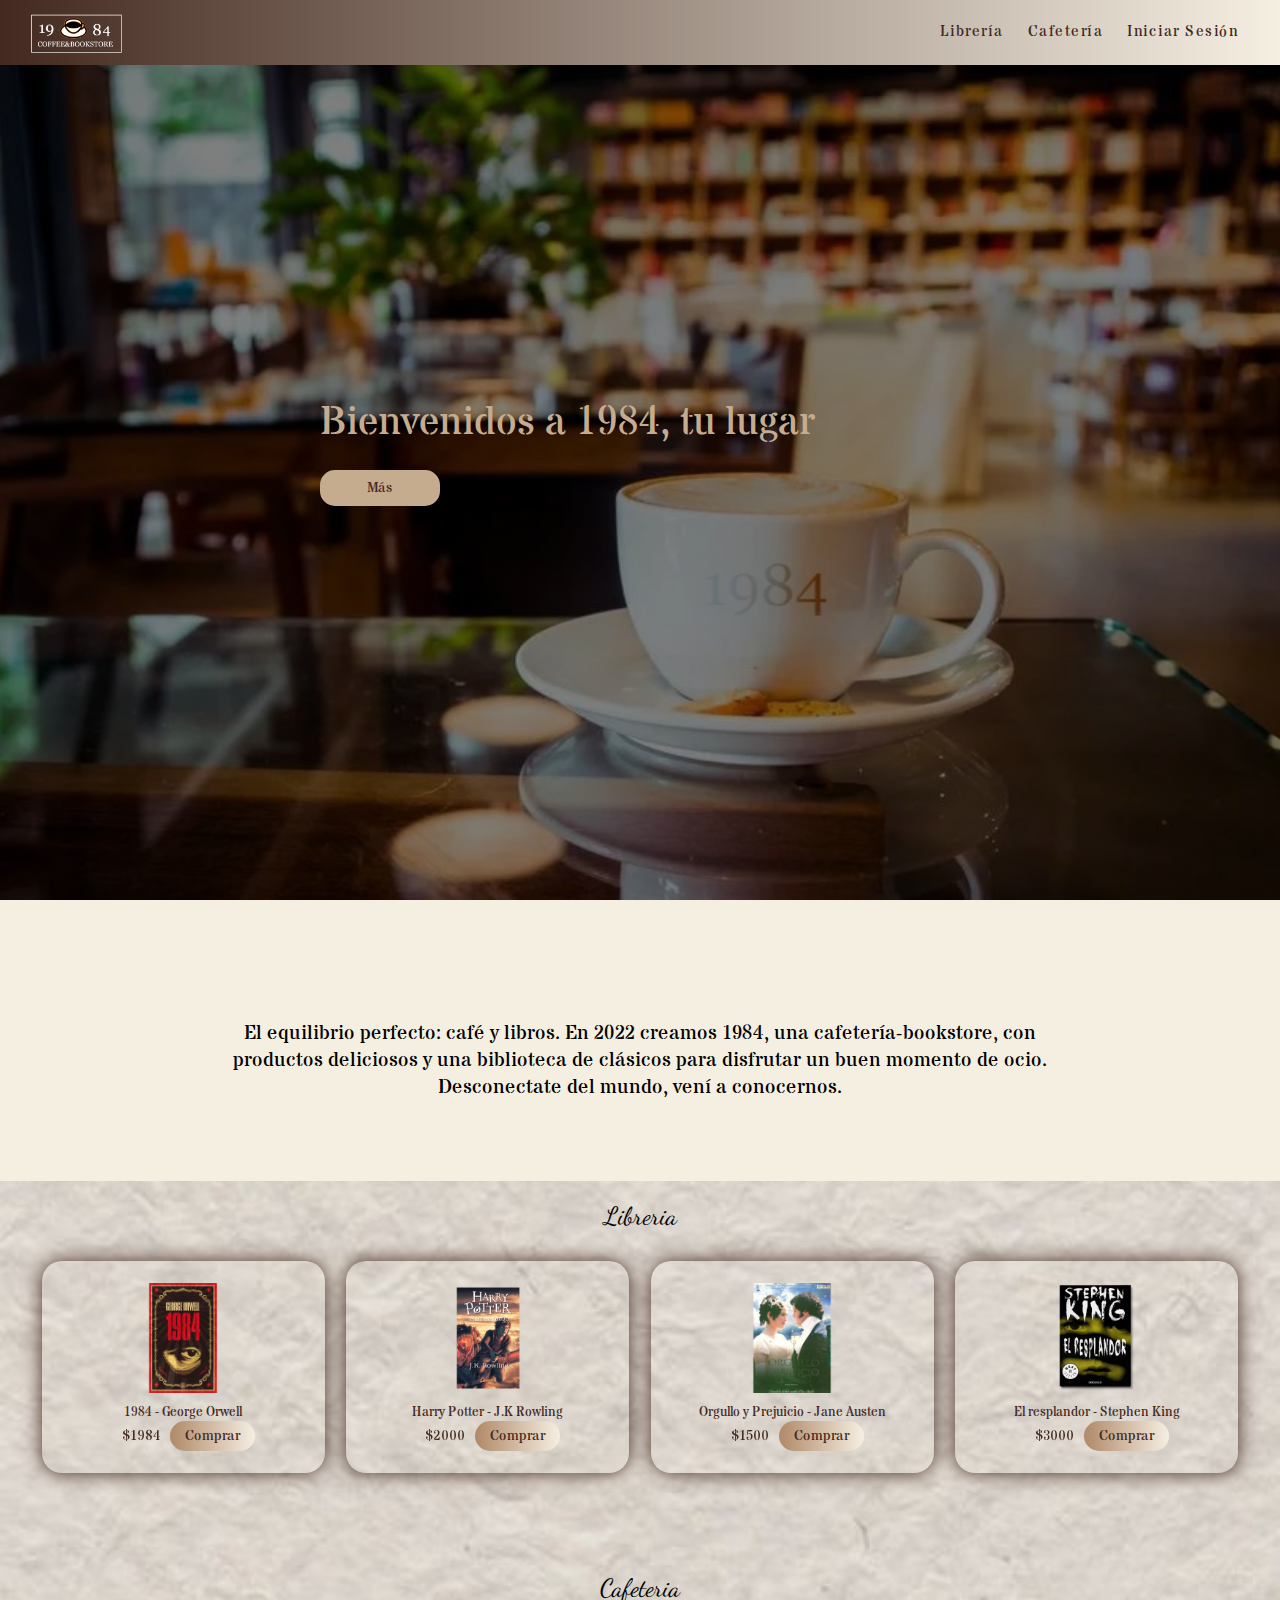
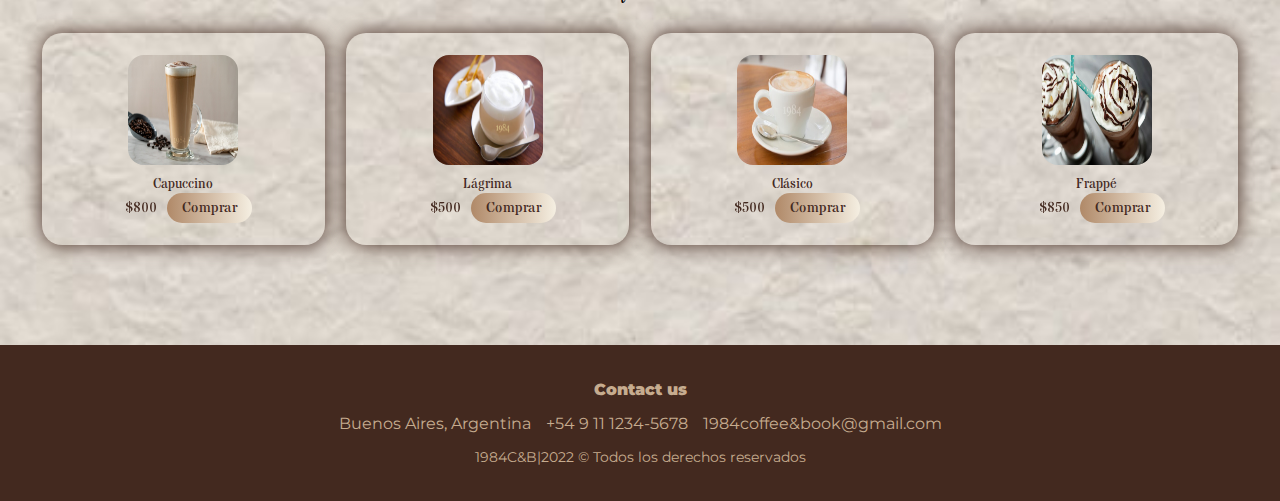
<file: index.html>
<!DOCTYPE html>
<html lang="en">
  <head>
    <meta charset="UTF-8" />
    <meta http-equiv="X-UA-Compatible" content="IE=edge" />
    <meta name="viewport" content="width=device-width, initial-scale=1.0" />
    <title>1984 - coffee&bookstore</title>
    <link rel="shortcut icon" href="/assets/logo.png" type="image/x-icon" />
    <link rel="stylesheet" href="/assets/styles.css" />
    <link rel="stylesheet" href="/assets/mediaqueries.css" />
  </head>
  <body>
    <header class="logo">
      <div class="logoo">
        <img src="/assets/logo(3).png" alt="logo-cafe" class="logoo" />
      </div>
      <!-- navbar -->
      <nav class="navbar">
        <label for="menu-toggle" class="menu-label"
          ><img src="/assets/menuhamburguesa.png" class="new-icon"
        /></label>
        <input type="checkbox" id="menu-toggle" />
        <ul class="navbar-list">
          <li><a href="#libreria"> Librería </a></li>
          <li><a href="#cafeteria"> Cafetería </a></li>
          <li><a href="iniciar.html"> Iniciar Sesión </a></li>
        </ul>
      </nav>
    </header>

    <!--cart-->

    <main>
      <!--hero-->
      <section id="hero">
        <div class="hero-title">
          <h1>Bienvenidos a 1984, tu lugar</h1>
          <a href="iniciar.html">Más</a>
        </div>
      </section>
      <!--about us-->
      <section id="about-us">
        <div class="texto">
          <p>
            El equilibrio perfecto: café y libros. En 2022 creamos 1984, una
            cafetería-bookstore, con productos deliciosos y una biblioteca de
            clásicos para disfrutar un buen momento de ocio. Desconectate del
            mundo, vení a conocernos.
          </p>
        </div>
      </section>
      <!--librería-->
      <section id="fondo">
        <section id="libreria">
          <h3 class="libreria-title">Libreria</h3>

          <div class="libreria">
            <div class="libreria-item">
              <img src="/assets/1984.png" alt="1984" />
              <h3>1984 - George Orwell</h3>
              <p></p>
              <div class="item-precios">
                <span>$1984</span>
                <span>Comprar</span>
              </div>
            </div>

            <div class="libreria-item">
              <img src="/assets/harrypotter.png" alt="hp" />
              <h3>Harry Potter - J.K Rowling</h3>
              <p></p>
              <div class="item-precios">
                <span>$2000</span>
                <span>Comprar</span>
              </div>
            </div>

            <div class="libreria-item">
              <img src="/assets/orgullo y prejuicio.png" alt="op" />
              <h3>Orgullo y Prejuicio - Jane Austen</h3>
              <p></p>
              <div class="item-precios">
                <span>$1500</span>
                <span>Comprar</span>
              </div>
            </div>

            <div class="libreria-item">
              <img src="/assets/el resplandor.png" alt="resplandor" />
              <h3>El resplandor - Stephen King</h3>
              <p></p>
              <div class="item-precios">
                <span>$3000</span>
                <span>Comprar</span>
              </div>
            </div>
          </div>
        </section>

        <!--cafetería-->
        <section id="cafeteria">
          <h3 class="cafeteria-title">Cafeteria</h3>

          <div class="cafeteria">
            <div class="cafeteria-item">
              <img src="/assets/capuccino.png" alt="capu" />
              <h3>Capuccino</h3>
              <p></p>
              <div class="item-precios">
                <span>$800</span>
                <span>Comprar</span>
              </div>
            </div>

            <div class="cafeteria-item">
              <img src="/assets/lagrima.png" alt="lyd" />
              <h3>Lágrima</h3>
              <p></p>
              <div class="item-precios">
                <span>$500</span>
                <span>Comprar</span>
              </div>
            </div>

            <div class="cafeteria-item">
              <img src="/assets/cafe clasico.jpg" alt="clasic" />
              <h3>Clásico</h3>
              <p></p>
              <div class="item-precios">
                <span>$500</span>
                <span>Comprar</span>
              </div>
            </div>

            <div class="cafeteria-item">
              <img src="/assets/frappe.jpg" alt="frappe" />
              <h3>Frappé</h3>
              <p></p>
              <div class="item-precios">
                <span>$850</span>
                <span>Comprar</span>
              </div>
            </div>
          </div>
        </section>
      </section>

      <!--footer-->
      <footer>
        <div class="footer-1989">
          <h2>Contact us</h2>
          <div class="contact-us">
            <p>Buenos Aires, Argentina</p>

            <p>+54 9 11 1234-5678</p>

            <p>1984coffee&book@gmail.com</p>
          </div>
          <div class="derechos">
            <p>1984C&B|2022 © Todos los derechos reservados</p>
          </div>
        </div>
      </footer>
    </main>
  </body>
</html>
</file>
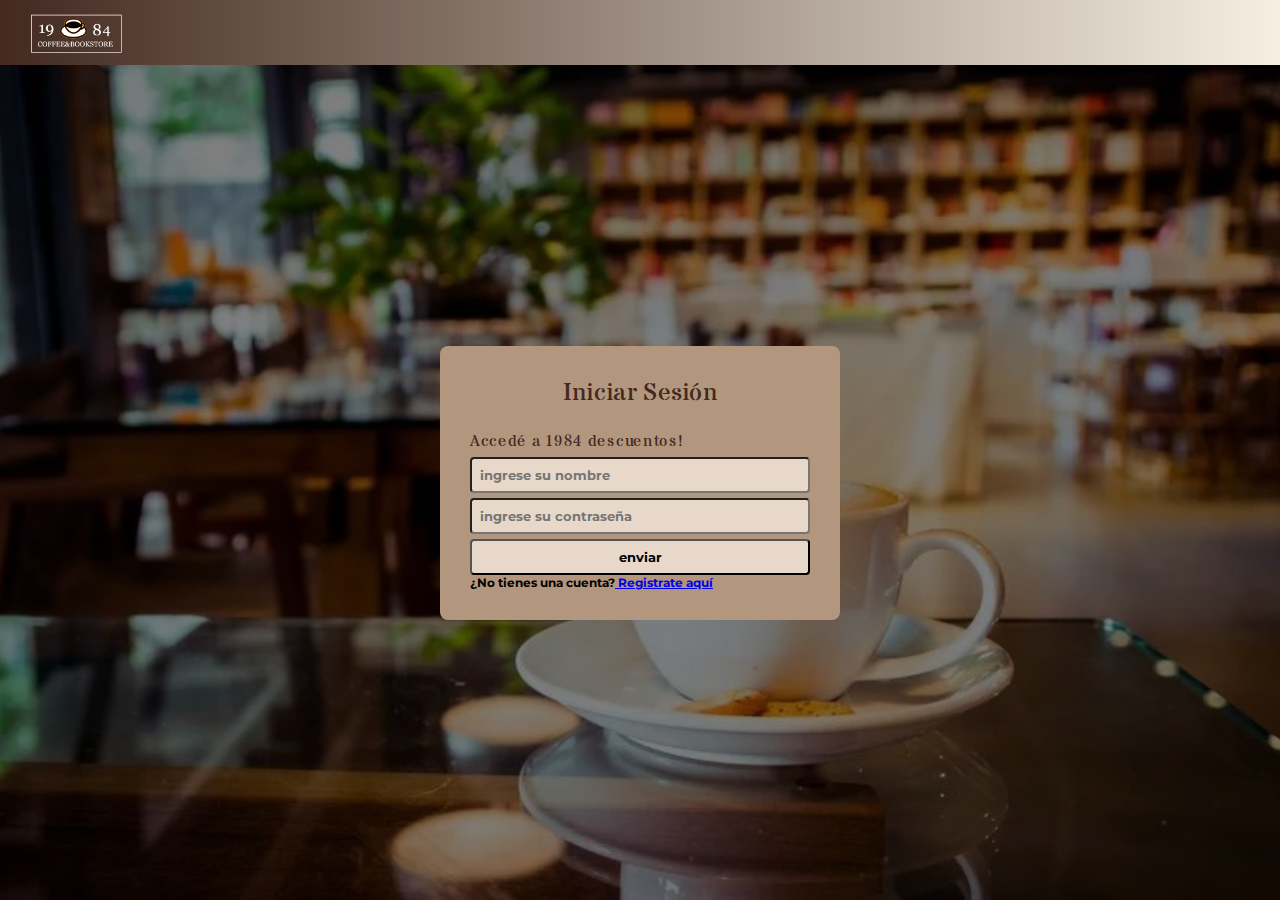
<file: iniciar.html>
<!DOCTYPE html>
<html lang="en">
  <head>
    <meta charset="UTF-8" />
    <meta http-equiv="X-UA-Compatible" content="IE=edge" />
    <meta name="viewport" content="width=device-width, initial-scale=1.0" />
    <title>1984 - Iniciar Sesión</title>
    <link rel="shortcut icon" href="/assets/logo.png" type="image/x-icon" />
    <link rel="stylesheet" href="/assets/styles.css" />
    <link rel="stylesheet" href="/assets/mediaqueries.css" />
  </head>
  <header class="logo">
    <div class="logoo">
      <a href="index.html">
        <img src="/assets/logo(3).png" alt="logo-cafe" class="logoo" />
      </a>
    </div>
  </header>
  <body class="se-parte">
    <main>
      <form class="form__container">
        <h1 class="form__title">Iniciar Sesión</h1>
        <span>Accedé a 1984 descuentos!</span>
        <input type="text" placeholder="ingrese su nombre" required />

        <input type="password" placeholder="ingrese su contraseña" required />
        <input type="submit" value="enviar" />

        <p>
          ¿No tienes una cuenta?<a href="registrate.html"> Registrate aquí </a>
        </p>
      </form>
    </main>
  </body>
</html>
</file>
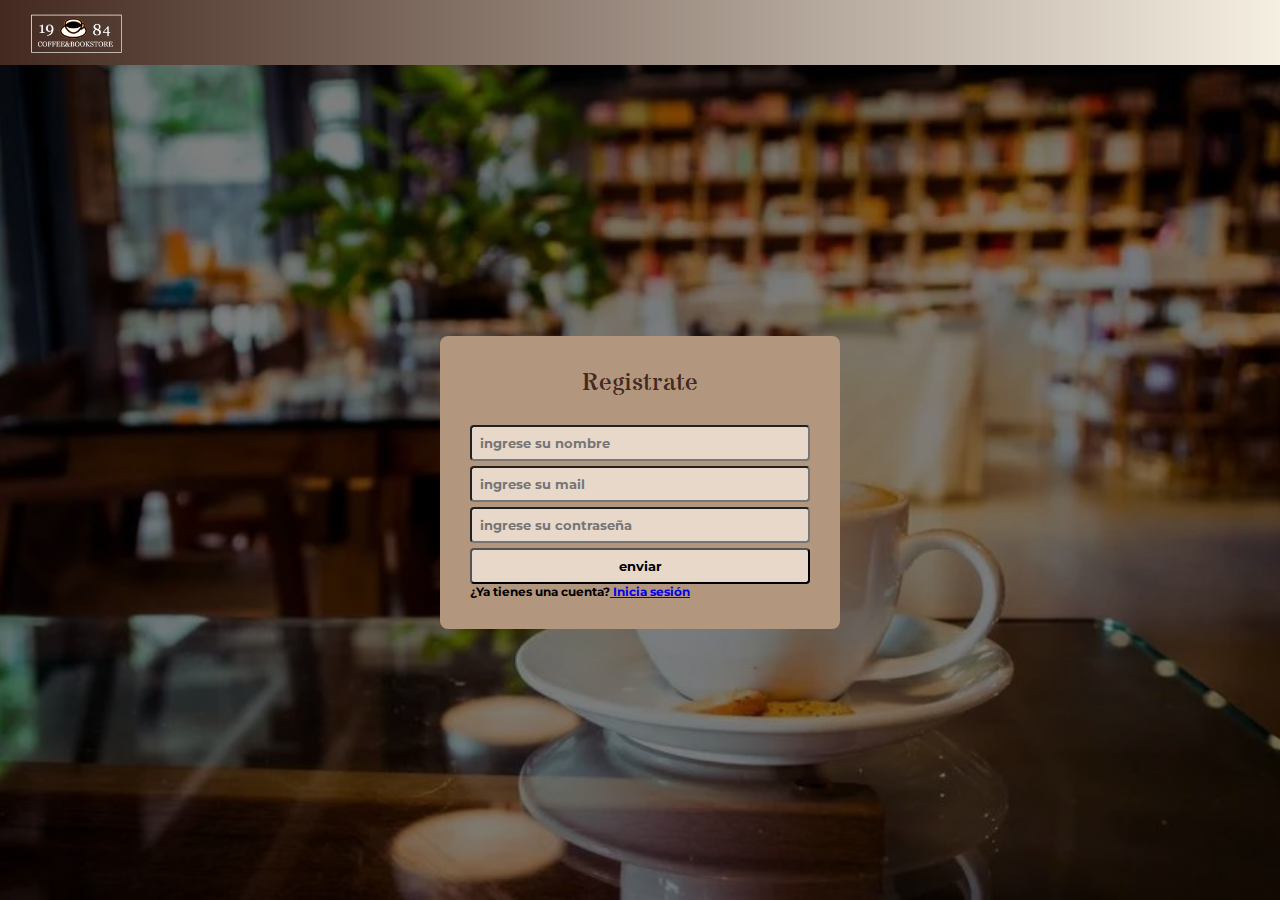
<file: registrate.html>
<!DOCTYPE html>
<html lang="en">
  <head>
    <meta charset="UTF-8" />
    <meta http-equiv="X-UA-Compatible" content="IE=edge" />
    <meta name="viewport" content="width=device-width, initial-scale=1.0" />
    <title>1984 - Registrate</title>
    <link rel="shortcut icon" href="/assets/logo.png" type="image/x-icon" />
    <link rel="stylesheet" href="/assets/styles.css" />
    <link rel="stylesheet" href="/assets/mediaqueries.css" />
  </head>
  <header class="logo">
    <div class="logoo">
      <a href="index.html">
        <img src="/assets/logo(3).png" alt="logo-cafe" class="logoo" />
      </a>
    </div>
  </header>
  <body class="se-parte">
    <main>
      <form class="form__container">
        <h1 class="form__title">Registrate</h1>
        <input type="text" placeholder="ingrese su nombre" required />
        <input type="email" placeholder="ingrese su mail" required />
        <input type="password" placeholder="ingrese su contraseña" required />
        <input type="submit" value="enviar" />

        <p>¿Ya tienes una cuenta?<a href="iniciar.html"> Inicia sesión </a></p>
      </form>
    </main>
  </body>
</html>
</file>
<file: assets/styles.css>
@import url("https://fonts.googleapis.com/css2?family=Dancing+Script&family=Montserrat:wght@200&family=Stardos+Stencil&display=swap");
* {
  box-sizing: border-box;
  margin: 0;
  padding: 0;
  font-family: "Dancing Script", cursive;
  font-family: "Montserrat", sans-serif;
  font-family: "Stardos Stencil", cursive;
}

/*header*/

header {
  background: linear-gradient(to right, #43291f, #f5efe2);
  width: 100%;
  display: flex;
  justify-content: space-between;
  align-items: center;
  height: 65px;
  padding: 30px 30px 0px 15px;
  position: fixed;
  top: 0;
  z-index: 2;
}

html {
  scroll-behavior: smooth;
}
body {
  background-color: #f5efe2;
  display: flex;
  flex-direction: column;
  min-height: 100vh;
}

.logoo img {
  height: 120px;
  width: auto;
  padding-top: 3px;
}

/*navbar*/

.navbar,
.navbar-list {
  display: flex;
  align-items: center;
  justify-content: center;
  padding: 8px 0px 30px 15px;
}

.navbar-list li {
  display: flex;
}

.navbar-list a {
  position: relative;
  text-decoration: none;
  font-size: 15px;
  padding: 10px 12px;
  height: 30px;
  color: #43291f;
  font-family: "Stardos Stencil", cursive;
  font-weight: lighter;
  letter-spacing: 1.5px;
}
.navbar-list a:after {
  content: "";
  position: absolute;
  right: 0;
  bottom: 0;
  left: 0;
  height: 1px;
  width: 0;
  background-color: #43291f;
  transition: 0.3s ease-in-out;
}

.navbar-list a:hover:after {
  width: 100%;
}

#menu-toggle,
.menu-label {
  display: none;
}

main {
  display: flex;
  flex-direction: column;
  align-items: center;
  justify-content: center;
  width: 100%;
}

#hero {
  width: 100%;
  height: 100vh;
  display: flex;
  align-items: center;
  justify-content: center;
  background: linear-gradient(to right, rgb(0 0 0 / 0.5), rgb(0 0 0 / 0.5)),
    url(/assets/hero.jpeg);
  background-size: cover;
  background-position: center;
}
.hero-title {
  display: flex;
  flex-direction: column;
  gap: 20px;
  width: 50%;
}
.hero-title h1 {
  font-size: 40px;
  font-family: "Stardos Stencil", cursive;
  text-shadow: #43291f;
  width: 80%;
  color: #c6ac8f;
  min-width: 500px;
  font-weight: 500;
}

.hero-title a {
  color: #43291f;
  background-color: #c6ac8f;
  width: 120px;
  padding: 8px 0px;
  border-radius: 15px;
  font-size: 14px;
  text-align: center;
  text-decoration: none;
  transition: all 0.3s;
  font-family: "Stardos Stencil", cursive;
  font-weight: lighter;
}

.hero-title a:hover {
  transform: scale(1.1);
}

#about-us {
  margin-top: 40px;
  padding: 80px 0;
  max-width: 1200px;
  display: flex;
  justify-content: center;
  align-items: center;
}
.texto {
  display: flex;
  flex-direction: column;
  align-items: center;
  justify-content: center;
  gap: 20px;
  width: 70%;
}

.texto p {
  font-size: 20px;
  color: black;
  text-align: center;
}

/*libreria */

#libreria {
  display: flex;
  flex-direction: column;
  justify-content: center;
  max-width: 1200px;
  margin: auto;
  margin-bottom: 100px;
}

.libreria-title {
  display: flex;
  justify-content: center;
  font-family: "Dancing Script", cursive;
  letter-spacing: 0px;
  font-weight: lighter;
  font-size: 25px;
  margin-bottom: 20px;
  margin-top: 20px;
}

.libreria {
  margin: auto;
  display: flex;
  gap: 20px;
  flex-wrap: wrap;
  justify-content: space-evenly;
  align-items: center;
  width: 100%;
  margin-top: 10px;
}
.libreria-item {
  display: flex;
  justify-content: center;
  align-items: center;
  flex-direction: column;
  padding: 5px 20px;
  height: 212px;
  width: 283px;
  border-radius: 20px;
  box-shadow: 0px 0px 20px 0px #43291f;
}
.libreria-item h3 {
  justify-content: center;
  color: #43291f;
  font-size: 13px;
  font-weight: lighter;
  font-family: "Stardos Stencil", cursive;
}

.libreria-item img {
  width: 110px;
  height: 110px;
  background-position: center;
  border-radius: 16px;
  background-image: contain;
  margin-bottom: 10px;
}

/* cafeteria*/
#fondo {
  width: 100%;
  background: url(/assets/fondo.jpg);
  background-size: cover;
  background-position: center;
}

#cafeteria {
  display: flex;
  flex-direction: column;
  justify-content: center;
  max-width: 1200px;
  margin: auto;
  margin-bottom: 100px;
}

.cafeteria-title {
  display: flex;
  justify-content: center;
  font-family: "Dancing Script", cursive;
  letter-spacing: 0px;
  font-weight: lighter;
  font-size: 25px;
  margin-bottom: 20px;
}

.cafeteria {
  margin: auto;
  display: flex;
  gap: 20px;
  flex-wrap: wrap;
  justify-content: space-evenly;
  align-items: center;
  width: 100%;
  margin-top: 10px;
}
.cafeteria-item {
  display: flex;
  justify-content: center;
  align-items: center;
  flex-direction: column;
  padding: 5px 20px;
  height: 212px;
  width: 283px;
  border-radius: 20px;
  box-shadow: 0px 0px 20px 0px #43291f;
}
.cafeteria-item h3 {
  justify-content: center;
  color: #43291f;
  font-size: 13px;
  font-weight: lighter;
  font-family: "Stardos Stencil", cursive;
}

.cafeteria-item img {
  width: 110px;
  height: 110px;
  background-position: center;
  border-radius: 16px;
  background-image: contain;
  margin-bottom: 10px;
}

/* precios */

.item-precios {
  display: flex;
  align-items: center;
  justify-content: space-between;
  color: #43291f;
}

.item-precios span:first-child {
  background: #43291f;
  font-family: "Stardos Stencil", cursive;
  -webkit-background-clip: text;
  background-clip: text;
  -webkit-text-fill-color: transparent;
  font-weight: lighter;
  padding: 5px 10px;
  font-size: 14px;
  justify-content: space-between;
}

.item-precios span:last-child {
  transition: all 0.3s;
  background: linear-gradient(to right, #b08968, #f5efe2);
  font-family: "Stardos Stencil", cursive;
  gap: 50px;
  padding: 5px 15px 5px;
  border-radius: 15px;
  font-weight: lighter;
  font-size: 14px;
}

.item-precios span:last-child:hover {
  transform: scale(1.1);
}

/*footer*/
footer {
  background: #43291f;
  color: #c6ac8f;
  display: flex;
  width: 100%;
  flex-direction: column;
  justify-content: center;
  text-align: center;
  padding: 20px 0;
  gap: 70px;
}

.footer-1989 h2 {
  font-family: "Montserrat", sans-serif;
  font-size: 16px;
  font-weight: 900;
  margin-top: auto;
  padding: 15px 0;
  gap: 70px;
}

/*contact-us*/
.contact-us {
  display: flex;
  justify-content: center;
  gap: 15px;
}

.contact-us p {
  font-family: "Montserrat", sans-serif;
}
.derechos {
  padding: 15px 0;
  gap: 15px;
  color: #c6ac8f;
  font-weight: 400;
  font-size: 14px;
}

.derechos p {
  font-family: "Montserrat", sans-serif;
}

/*form*/
.se-parte {
  align-items: center;
  justify-content: center;
  width: 100%;
  height: 100vh;
  background: linear-gradient(to right, rgb(0 0 0 / 0.5), rgb(0 0 0 / 0.5)),
    url(/assets/hero.jpeg);
  background-size: cover;
  background-position: center;
}

.form__container {
  align-items: center;
  justify-content: center;
  background: #b2967d;
  width: 400px;
  padding: 30px;
  margin: auto;
  margin-top: 65px;
  border-radius: 8px;
}

.form__container h1 {
  color: #43291f;
  font-family: "Stardos Stencil", cursive;
  font-weight: lighter;
  letter-spacing: 0.3px;
  font-size: 25px;
  text-align: center;
  margin-bottom: 20px;
}

.form__container input {
  width: 100%;
  background: #e7d8c9;
  padding: 8px;
  border-radius: 4px;
  margin: auto;
  margin-top: 5px;
  font-family: "Montserrat", sans-serif;
  font-weight: bold;
}

.form__container span {
  font-size: 16px;
  font-family: "Stardos Stencil", cursive;
  color: #43291f;
  font-weight: lighter;
  letter-spacing: 0.7px;
  margin: 0;
}

.form__container p {
  font-size: 12px;
  font-family: "Montserrat", sans-serif;
  font-weight: bolder;
}
.form__container a {
  font-family: "Montserrat", sans-serif;
}
</file>
<file: assets/mediaqueries.css>
@media (max-width: 992px) {
  .header {
    display: none;
  }

  .navbar-list {
    position: absolute;
    top: 65px;
    left: 5%;
    right: 5%;
    width: 90%;
    flex-direction: column;
    background: linear-gradient(to right, #43291f, #f5efe2);

    border: 2px solid;
    border-top: 0px;
    border-radius: 0px 0px 15px 15px;
    align-items: flex-start;
    padding: 45px 30px;
    gap: 25px;
    z-index: 2;
    display: none;
  }

  .navbar-list a {
    font-size: 18px;
  }

  .menu-label {
    display: flex;
    cursor: pointer;
    order: 2;
  }

  .menu-label img {
    height: 20px;
    width: 25px;
  }

  #menu-toggle:checked + .navbar-list {
    display: flex;
  }
  .hero-title {
    width: 100%;
    text-align: center;
    justify-content: center;
    align-items: center;
    gap: 30px;
  }

  .hero-title h1 {
    width: 90%;
    max-width: 500px;
    min-width: unset;
  }
  .texto p {
    width: 80%;
    max-width: 600px;
  }

  .libreria-title {
    justify-content: center;
  }

  .cafeteria-title {
    justify-content: center;
  }

  .contact-us {
    align-items: center;
    flex-direction: column;
    justify-content: center;
  }

  .form__container {
    align-items: center;
    justify-content: center;
  }
}

@media (max-width: 576px) {
  .texto p {
    width: 70%;
    max-width: unset;
  }

  #libreria {
    align-items: center;
    flex-direction: column;
    justify-content: center;
  }

  #cafeteria {
    align-items: center;
    flex-direction: column;
    justify-content: center;
  }

  .form__container {
    width: 90%;
    align-items: center;
    justify-content: center;
  }
}
</file>
